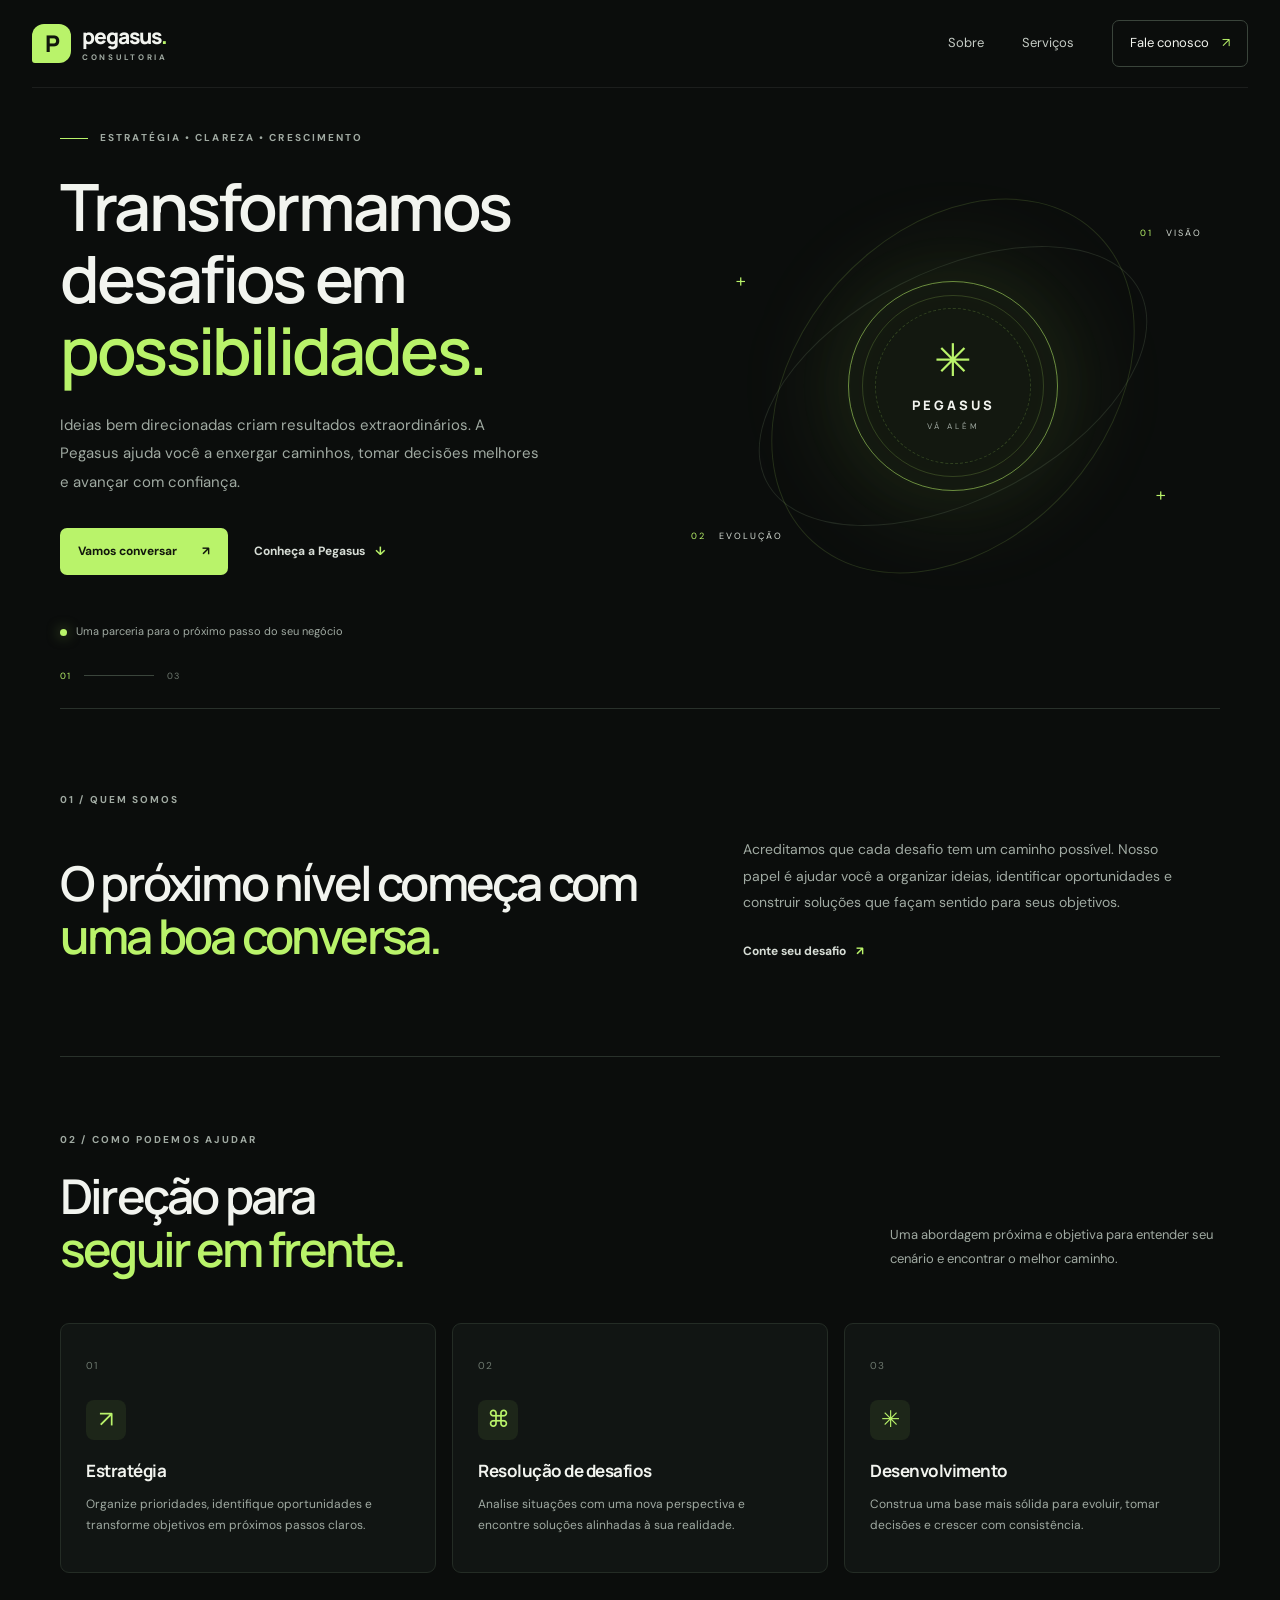
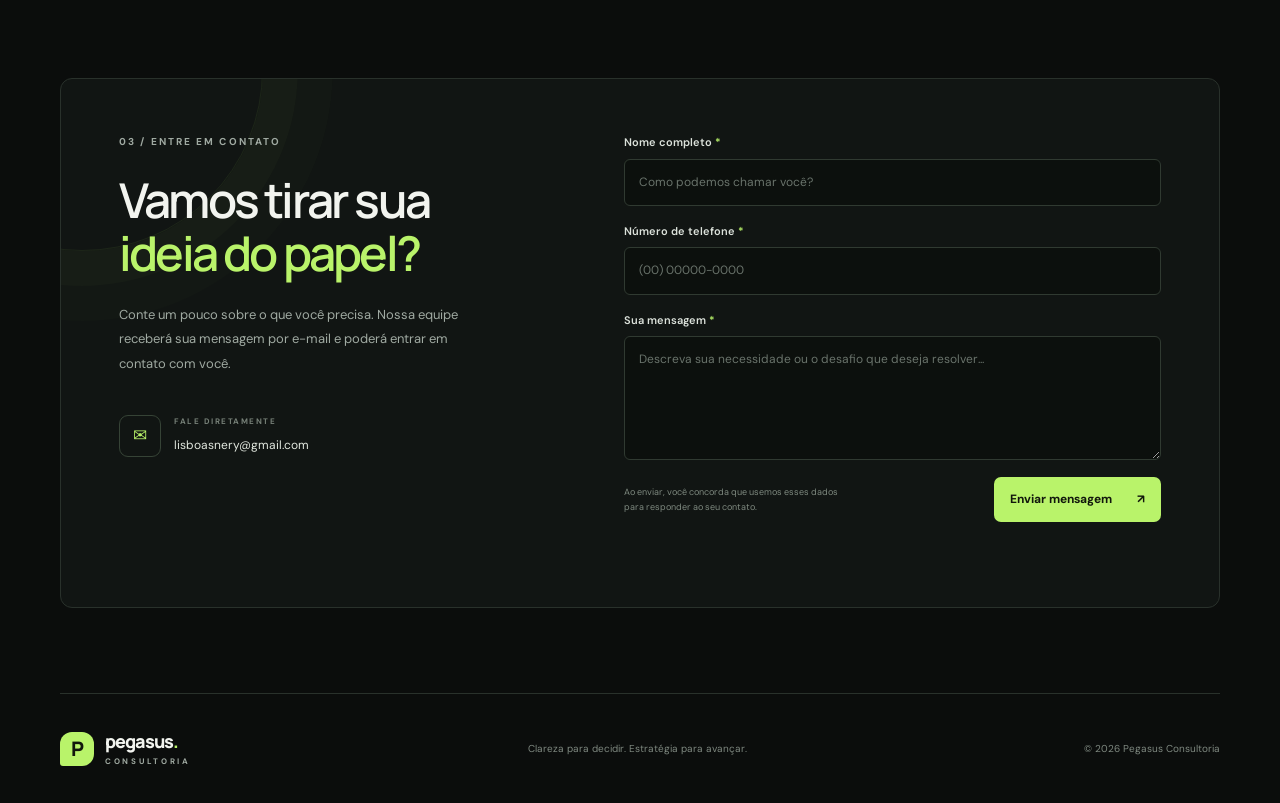
<file: index.html>
<!DOCTYPE html>
<html lang="pt-BR">
<head>
  <meta charset="UTF-8">
  <meta name="viewport" content="width=device-width, initial-scale=1.0">
  <meta name="description" content="Pegasus Consultoria — soluções estratégicas para levar seu negócio mais longe.">
  <title>Pegasus | Consultoria</title>
  <link rel="preconnect" href="https://fonts.googleapis.com">
  <link rel="preconnect" href="https://fonts.gstatic.com" crossorigin>
  <link href="https://fonts.googleapis.com/css2?family=DM+Sans:wght@400;500;600;700&family=Manrope:wght@400;500;600;700;800&display=swap" rel="stylesheet">
  <link rel="stylesheet" href="style.css">
  <script src="script.js" defer></script>
</head>
<body>
  <header class="topbar">
    <a class="brand" href="#inicio" aria-label="Pegasus, página inicial">
      <span class="brand-mark" aria-hidden="true">P</span>
      <span>pegasus<span class="brand-dot">.</span><small>CONSULTORIA</small></span>
    </a>
    <nav class="nav" aria-label="Navegação principal">
      <a href="#sobre">Sobre</a>
      <a href="#servicos">Serviços</a>
      <a class="nav-cta" href="#contato">Fale conosco <span aria-hidden="true">↗</span></a>
    </nav>
    <button class="menu-toggle" type="button" aria-label="Abrir menu" aria-expanded="false" aria-controls="mobile-nav"><span></span><span></span></button>
  </header>

  <nav class="mobile-nav" id="mobile-nav" aria-label="Navegação móvel" hidden>
    <a href="#sobre">Sobre</a><a href="#servicos">Serviços</a><a href="#contato">Fale conosco ↗</a>
  </nav>

  <main>
    <section class="hero section-wrap" id="inicio">
      <div class="hero-copy">
        <p class="eyebrow"><span class="eyebrow-line"></span> ESTRATÉGIA • CLAREZA • CRESCIMENTO</p>
        <h1>Transformamos<br>desafios em <span>possibilidades.</span></h1>
        <p class="hero-text">Ideias bem direcionadas criam resultados extraordinários. A Pegasus ajuda você a enxergar caminhos, tomar decisões melhores e avançar com confiança.</p>
        <div class="hero-actions">
          <a class="button button-primary" href="#contato">Vamos conversar <span aria-hidden="true">↗</span></a>
          <a class="text-link" href="#sobre">Conheça a Pegasus <span aria-hidden="true">↓</span></a>
        </div>
        <div class="hero-note"><span class="status-dot"></span> Uma parceria para o próximo passo do seu negócio</div>
      </div>
      <div class="hero-art" aria-label="Ilustração abstrata de movimento e crescimento" role="img">
        <div class="art-glow"></div><div class="orbit orbit-one"></div><div class="orbit orbit-two"></div>
        <div class="art-core"><span class="core-star">✳</span><span class="core-name">PEGASUS</span><span class="core-caption">VÁ ALÉM</span></div>
        <div class="art-label label-top"><span>01</span> VISÃO</div><div class="art-label label-bottom"><span>02</span> EVOLUÇÃO</div>
        <div class="art-cross cross-one">+</div><div class="art-cross cross-two">+</div>
      </div>
      <div class="hero-index"><span>01</span><span class="index-line"></span><span>03</span></div>
    </section>

    <section class="intro section-wrap" id="sobre">
      <div class="section-kicker">01 / QUEM SOMOS</div>
      <div class="intro-content">
        <h2>O próximo nível começa com <span>uma boa conversa.</span></h2>
        <div class="intro-detail"><p>Acreditamos que cada desafio tem um caminho possível. Nosso papel é ajudar você a organizar ideias, identificar oportunidades e construir soluções que façam sentido para seus objetivos.</p><a class="text-link" href="#contato">Conte seu desafio <span aria-hidden="true">↗</span></a></div>
      </div>
    </section>

    <section class="services section-wrap" id="servicos">
      <div class="services-heading"><div><div class="section-kicker">02 / COMO PODEMOS AJUDAR</div><h2>Direção para<br><span>seguir em frente.</span></h2></div><p>Uma abordagem próxima e objetiva para entender seu cenário e encontrar o melhor caminho.</p></div>
      <div class="service-grid">
        <article class="service-card"><span class="service-number">01</span><div class="service-icon" aria-hidden="true">↗</div><h3>Estratégia</h3><p>Organize prioridades, identifique oportunidades e transforme objetivos em próximos passos claros.</p><span class="card-line"></span></article>
        <article class="service-card"><span class="service-number">02</span><div class="service-icon" aria-hidden="true">⌘</div><h3>Resolução de desafios</h3><p>Analise situações com uma nova perspectiva e encontre soluções alinhadas à sua realidade.</p><span class="card-line"></span></article>
        <article class="service-card"><span class="service-number">03</span><div class="service-icon" aria-hidden="true">✳</div><h3>Desenvolvimento</h3><p>Construa uma base mais sólida para evoluir, tomar decisões e crescer com consistência.</p><span class="card-line"></span></article>
      </div>
    </section>

    <section class="contact section-wrap" id="contato">
      <div class="contact-panel">
        <div class="contact-copy">
          <div class="section-kicker">03 / ENTRE EM CONTATO</div>
          <h2>Vamos tirar sua<br><span>ideia do papel?</span></h2>
          <p>Conte um pouco sobre o que você precisa. Nossa equipe receberá sua mensagem por e-mail e poderá entrar em contato com você.</p>
          <div class="contact-email"><span class="email-icon" aria-hidden="true">✉</span><div><small>FALE DIRETAMENTE</small><a href="mailto:lisboasnery@gmail.com">lisboasnery@gmail.com</a></div></div>
        </div>
        <form class="contact-form" id="contact-form">
          <label for="name">Nome completo <span>*</span></label>
          <input id="name" name="name" type="text" placeholder="Como podemos chamar você?" autocomplete="name" maxlength="100" required>
          <label for="phone">Número de telefone <span>*</span></label>
          <input id="phone" name="phone" type="tel" placeholder="(00) 00000-0000" autocomplete="tel" inputmode="tel" maxlength="20" required>
          <label for="message">Sua mensagem <span>*</span></label>
          <textarea id="message" name="message" rows="5" placeholder="Descreva sua necessidade ou o desafio que deseja resolver..." maxlength="4000" required></textarea>
          <div class="form-bottom"><p>Ao enviar, você concorda que usemos esses dados para responder ao seu contato.</p><button class="button button-primary submit-button" type="submit"><span class="button-label">Enviar mensagem</span><span aria-hidden="true">↗</span></button></div>
          <div class="form-status" id="form-status" role="status" aria-live="polite"></div>
        </form>
      </div>
    </section>
  </main>

  <footer class="footer section-wrap"><a class="brand footer-brand" href="#inicio"><span class="brand-mark" aria-hidden="true">P</span><span>pegasus<span class="brand-dot">.</span><small>CONSULTORIA</small></span></a><p>Clareza para decidir. Estratégia para avançar.</p><span class="copyright">© <span id="year"></span> Pegasus Consultoria</span></footer>
</body>
</html>
</file>
<file: style.css>
:root{--bg:#0b0d0c;--panel:#111513;--panel2:#171c19;--text:#f2f4ef;--muted:#a0aaa2;--line:#29312b;--accent:#b9f36a;--accent-dark:#9fd84f;--font:'DM Sans',sans-serif;--display:'Manrope',sans-serif}*{box-sizing:border-box}html{scroll-behavior:smooth;scroll-padding-top:90px}body{margin:0;background:var(--bg);color:var(--text);font-family:var(--font);line-height:1.6}a{color:inherit;text-decoration:none}button,input,textarea{font:inherit}.section-wrap{width:min(1160px,calc(100% - 48px));margin-inline:auto}.topbar{height:88px;display:flex;align-items:center;justify-content:space-between;width:min(1320px,calc(100% - 64px));margin:auto;border-bottom:1px solid rgba(255,255,255,.07)}.brand{display:flex;align-items:center;gap:11px;font-family:var(--display);font-size:21px;font-weight:800;letter-spacing:-1px;line-height:1.1}.brand-mark{display:grid;place-items:center;width:39px;height:39px;background:var(--accent);color:#11160c;border-radius:12px 12px 12px 3px;font-size:23px;font-weight:800}.brand-dot{color:var(--accent)}.brand small{display:block;font-family:var(--font);font-size:8px;letter-spacing:2.7px;font-weight:700;color:var(--muted);margin-top:5px}.nav{display:flex;align-items:center;gap:38px;font-size:13px;color:#c5cbc5}.nav>a:not(.nav-cta):hover,.text-link:hover{color:var(--accent)}.nav-cta{padding:12px 17px;border:1px solid #3a443b;border-radius:7px;color:var(--text)}.nav-cta span{color:var(--accent);padding-left:10px}.menu-toggle,.mobile-nav{display:none}.hero{min-height:620px;display:grid;grid-template-columns:1.08fr .92fr;align-items:center;position:relative;padding-top:40px;padding-bottom:65px}.hero-copy{position:relative;z-index:2}.eyebrow,.section-kicker{font-size:10px;font-weight:700;letter-spacing:2.1px;color:var(--muted)}.eyebrow{display:flex;align-items:center;gap:12px}.eyebrow-line{display:inline-block;width:28px;height:1px;background:var(--accent)}h1,h2,h3,p{margin-top:0}h1,h2{font-family:var(--display);letter-spacing:-2.8px;line-height:1.1}h1{font-size:clamp(42px,5.1vw,68px);font-weight:600;margin:25px 0 24px}h1 span,h2 span{color:var(--accent)}.hero-text{max-width:480px;color:var(--muted);font-size:15px;line-height:1.9}.hero-actions{display:flex;align-items:center;gap:26px;margin-top:32px}.button{display:inline-flex;justify-content:center;align-items:center;gap:25px;padding:14px 18px;border:0;border-radius:7px;font-size:12px;font-weight:700;cursor:pointer;transition:transform .2s,background .2s}.button:hover{transform:translateY(-2px)}.button-primary{background:var(--accent);color:#11160c}.button-primary:hover{background:var(--accent-dark)}.text-link{font-size:12px;font-weight:700;color:#d7ddd6}.text-link span{color:var(--accent);padding-left:7px}.hero-note{margin-top:48px;font-size:11px;color:var(--muted);display:flex;align-items:center;gap:9px}.status-dot{width:7px;height:7px;background:var(--accent);border-radius:50%;box-shadow:0 0 13px #b9f36a80}.hero-art{height:460px;position:relative;display:grid;place-items:center;overflow:hidden}.art-glow{position:absolute;width:300px;height:300px;background:#b9f36a0c;filter:blur(35px);border-radius:50%}.orbit{position:absolute;border:1px solid #52624b55;border-radius:50%;transform:rotate(-27deg)}.orbit-one{width:420px;height:230px}.orbit-two{width:310px;height:420px;transform:rotate(42deg);border-color:#b9f36a25}.art-core{position:relative;width:210px;height:210px;border:1px solid #b9f36a88;border-radius:50%;display:flex;flex-direction:column;align-items:center;justify-content:center;box-shadow:0 0 70px #b9f36a0d,inset 0 0 45px #b9f36a08}.art-core:before,.art-core:after{content:'';position:absolute;border:1px solid #b9f36a30;border-radius:50%;inset:13px}.art-core:after{inset:26px;border-style:dashed}.core-star{font-size:45px;color:var(--accent);line-height:1}.core-name{font-family:var(--display);font-weight:800;letter-spacing:3px;font-size:13px;margin-top:12px}.core-caption{font-size:8px;letter-spacing:3px;color:var(--muted);margin-top:4px}.art-label{position:absolute;font-size:9px;letter-spacing:2px;color:#d6ddd5}.art-label span{color:var(--accent);margin-right:9px}.label-top{top:70px;right:18px}.label-bottom{bottom:72px;left:5px}.art-cross{position:absolute;color:var(--accent);font-size:19px;font-weight:300}.cross-one{top:110px;left:50px}.cross-two{bottom:105px;right:54px}.hero-index{position:absolute;bottom:25px;left:0;display:flex;align-items:center;gap:13px;color:#6e786f;font-size:9px;letter-spacing:1px}.hero-index span:first-child{color:var(--accent)}.index-line{width:70px;height:1px;background:#3b453c}.intro{border-top:1px solid var(--line);padding-top:83px;padding-bottom:94px}.intro-content{display:grid;grid-template-columns:1.1fr .9fr;gap:100px;align-items:end;margin-top:28px}.intro h2,.services h2,.contact h2{font-size:clamp(32px,4vw,48px);font-weight:600;margin-bottom:0}.intro-detail p{font-size:14px;color:var(--muted);line-height:1.9;margin-bottom:21px;max-width:450px}.services{padding-top:75px;padding-bottom:100px;border-top:1px solid var(--line)}.services-heading{display:flex;align-items:end;justify-content:space-between;gap:40px}.services-heading h2{margin-top:22px}.services-heading>p{max-width:330px;font-size:13px;color:var(--muted);line-height:1.9;margin-bottom:4px}.service-grid{display:grid;grid-template-columns:repeat(3,1fr);gap:16px;margin-top:47px}.service-card{position:relative;min-height:250px;padding:27px 25px;background:var(--panel);border:1px solid #242c25;border-radius:9px;overflow:hidden;transition:border-color .2s,transform .2s}.service-card:hover{border-color:#718a59;transform:translateY(-4px)}.service-number{font-size:10px;letter-spacing:1px;color:#6e796f}.service-icon{display:grid;place-items:center;width:40px;height:40px;border-radius:8px;background:#b9f36a12;color:var(--accent);font-size:23px;margin:23px 0 17px}.service-card h3{font-family:var(--display);font-size:17px;letter-spacing:-.5px;margin-bottom:10px}.service-card p{font-size:12px;line-height:1.8;color:var(--muted);max-width:290px;margin-bottom:0}.card-line{position:absolute;bottom:0;left:0;width:0;height:2px;background:var(--accent);transition:width .25s}.service-card:hover .card-line{width:100%}.contact{padding-top:5px;padding-bottom:85px}.contact-panel{display:grid;grid-template-columns:.9fr 1.1fr;gap:65px;background:var(--panel);border:1px solid #29312b;border-radius:12px;padding:55px 58px;position:relative;overflow:hidden}.contact-panel:before{content:'';position:absolute;left:-160px;top:-190px;width:360px;height:360px;border-radius:50%;border:1px solid #b9f36a12;box-shadow:0 0 0 35px #b9f36a05,0 0 0 70px #b9f36a03;pointer-events:none}.contact-copy{position:relative;z-index:1}.contact h2{margin-top:24px}.contact-copy>p{font-size:13px;color:var(--muted);line-height:1.9;margin-top:23px;max-width:360px}.contact-email{display:flex;align-items:center;gap:13px;margin-top:38px}.email-icon{display:grid;place-items:center;width:42px;height:42px;border:1px solid #364336;border-radius:9px;color:var(--accent);font-size:17px}.contact-email small{display:block;color:#778178;font-size:8px;letter-spacing:1.5px;font-weight:700;margin-bottom:3px}.contact-email a{font-size:12px;color:#e2e8df}.contact-email a:hover{color:var(--accent)}.contact-form{position:relative;z-index:1;display:flex;flex-direction:column}.contact-form label{font-size:11px;font-weight:600;margin:0 0 7px;color:#dce2db}.contact-form label span{color:var(--accent)}.contact-form input,.contact-form textarea{width:100%;background:#0c100d;border:1px solid #303a31;border-radius:6px;color:var(--text);padding:13px 14px;outline:none;font-size:12px;margin-bottom:17px;transition:border-color .2s,box-shadow .2s}.contact-form input:focus,.contact-form textarea:focus{border-color:var(--accent);box-shadow:0 0 0 3px #b9f36a15}.contact-form input::placeholder,.contact-form textarea::placeholder{color:#69736b}.contact-form textarea{resize:vertical;min-height:120px}.form-bottom{display:flex;align-items:center;justify-content:space-between;gap:18px}.form-bottom p{font-size:9px;line-height:1.6;color:#7e897f;max-width:215px;margin:0}.submit-button{flex-shrink:0;padding:13px 16px}.submit-button:disabled{opacity:.65;cursor:wait;transform:none}.form-status{font-size:12px;margin-top:12px;min-height:18px;color:var(--accent)}.form-status.error{color:#ff9c91}.footer{min-height:110px;border-top:1px solid var(--line);display:flex;align-items:center;justify-content:space-between;gap:24px}.footer-brand{font-size:18px}.footer-brand .brand-mark{width:34px;height:34px;font-size:20px}.footer p,.copyright{font-size:10px;color:#7f8980;margin:0}.copyright{white-space:nowrap}
@media(max-width:850px){.topbar{width:calc(100% - 40px);height:76px}.section-wrap{width:calc(100% - 40px)}.hero{grid-template-columns:1fr .8fr;min-height:560px}.hero-art{transform:scale(.86);margin-left:-25px}.intro-content{gap:45px}.contact-panel{padding:42px 35px;gap:35px}.form-bottom{align-items:flex-start;flex-direction:column}.form-bottom p{max-width:100%}.submit-button{width:100%}.footer{flex-wrap:wrap;padding-block:25px}}
@media(max-width:640px){.topbar{width:calc(100% - 36px);height:72px}.section-wrap{width:calc(100% - 36px)}.nav{display:none}.menu-toggle{display:flex;flex-direction:column;gap:6px;justify-content:center;align-items:center;width:42px;height:42px;border:1px solid #333d34;background:transparent;border-radius:7px}.menu-toggle span{width:17px;height:1px;background:var(--text)}.mobile-nav{position:absolute;z-index:10;top:72px;left:18px;right:18px;padding:12px;background:#151a16;border:1px solid var(--line);border-radius:8px;flex-direction:column}.mobile-nav:not([hidden]){display:flex}.mobile-nav a{padding:12px;font-size:13px;border-bottom:1px solid #273027}.mobile-nav a:last-child{border-bottom:0;color:var(--accent)}.hero{display:flex;flex-direction:column;align-items:stretch;padding-top:60px;padding-bottom:72px;min-height:0}.hero h1{font-size:clamp(40px,11vw,57px);letter-spacing:-2px}.hero-text{font-size:14px}.hero-actions{gap:18px;flex-wrap:wrap}.hero-note{margin-top:33px;font-size:10px}.hero-art{height:350px;transform:none;margin:10px 0 -15px}.orbit-one{width:330px;height:190px}.orbit-two{width:250px;height:350px}.art-core{width:170px;height:170px}.core-star{font-size:37px}.label-top{top:38px;right:5px}.label-bottom{bottom:40px;left:0}.cross-one{top:75px;left:25px}.cross-two{bottom:73px;right:24px}.hero-index{bottom:18px}.intro{padding-top:58px;padding-bottom:65px}.intro-content{grid-template-columns:1fr;gap:25px;margin-top:23px}.intro h2,.services h2,.contact h2{font-size:36px;letter-spacing:-1.8px}.services{padding-top:60px;padding-bottom:65px}.services-heading{align-items:flex-start;flex-direction:column;gap:20px}.services-heading>p{max-width:100%}.service-grid{grid-template-columns:1fr;margin-top:30px;gap:12px}.service-card{min-height:220px;padding:23px}.service-icon{margin:16px 0 13px}.contact{padding-bottom:55px}.contact-panel{grid-template-columns:1fr;padding:34px 22px;gap:35px}.contact-copy>p{font-size:12px}.contact-email{margin-top:25px}.contact-form input,.contact-form textarea{padding:13px}.footer{justify-content:flex-start;gap:20px}.footer p{order:3;width:100%}.copyright{margin-left:auto;font-size:9px}}
@media(prefers-reduced-motion:reduce){html{scroll-behavior:auto}*,*::before,*::after{transition:none!important;animation:none!important}}
</file>
